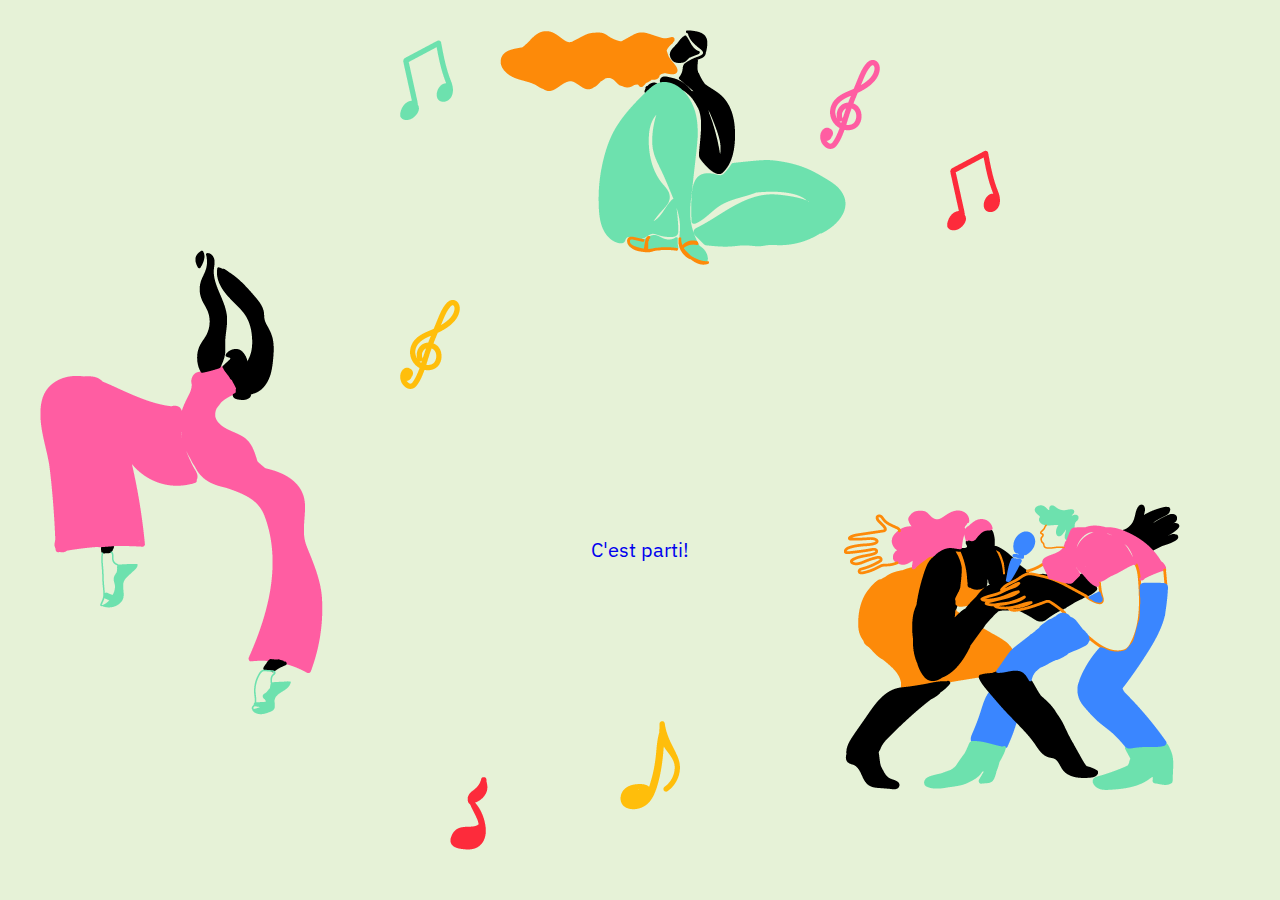
<file: index.html>
<!DOCTYPE html>
<html>
<!--
  _                    _ 
 | |__   ___  __ _  __| |
 | '_ \ / _ \/ _` |/ _` |
 | | | |  __/ (_| | (_| |
 |_| |_|\___|\__,_|\__,_|
-->

<head>
	<title>L'enregistrement</title>
	<meta charset="utf-8">
	<link rel="stylesheet" type="text/css" href="style/reset.css">
	<link rel="stylesheet" type="text/css" href="style/style.css">
	<link href="https://fonts.googleapis.com/css2?family=IBM+Plex+Sans:wght@300&display=swap" rel="stylesheet">


</head>
<!--
                        _ 
  _ __  __ _ __ _ ___  / |
 | '_ \/ _` / _` / -_) | |
 | .__/\__,_\__, \___| |_|
 |_|        |___/
-->
<body id="page1">
	
		<a href="page2.html"id="suite">
		C'est parti!
		</a>

		


		<img src="import/chanteurs.png" alt="groupe de chanteur"id="chanteur">
		<img src="import/danseuse.png" alt="fille qui danse"id="danseuse">
		<img src="import/fille.png" alt="fille assise" id="fille">
		<img src="import/note3.png" alt="note de musique" id="note1">
		<img src="import/note1.png" alt="note de musique"id="note2">
		<img src="import/note5.png" alt="note de musique"id="note3">
		<img src="import/note6.png" alt="note de musique"id="note4">
		<img src="import/note4.png" alt="note de musique" id="note5">
		<img src="import/note2.png" alt="note de musique"id="note6">

</body>

</html>
</file>
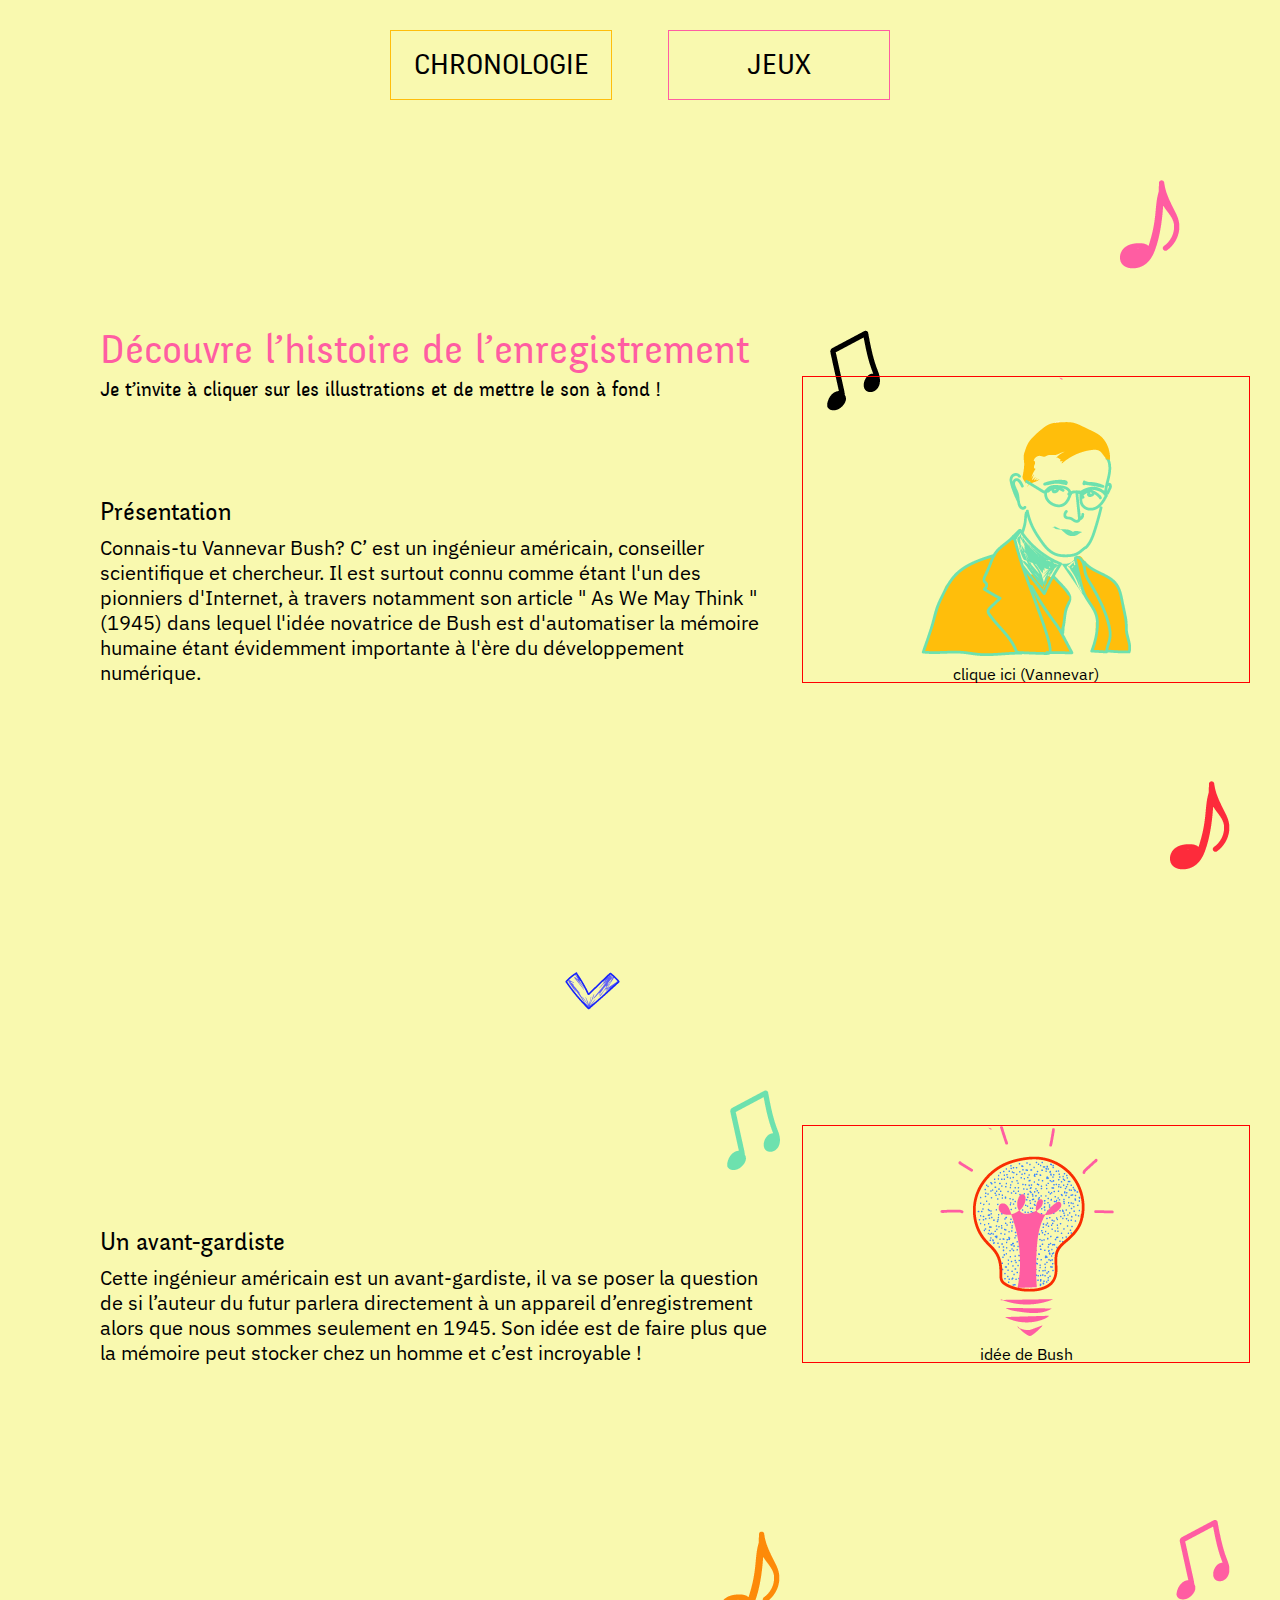
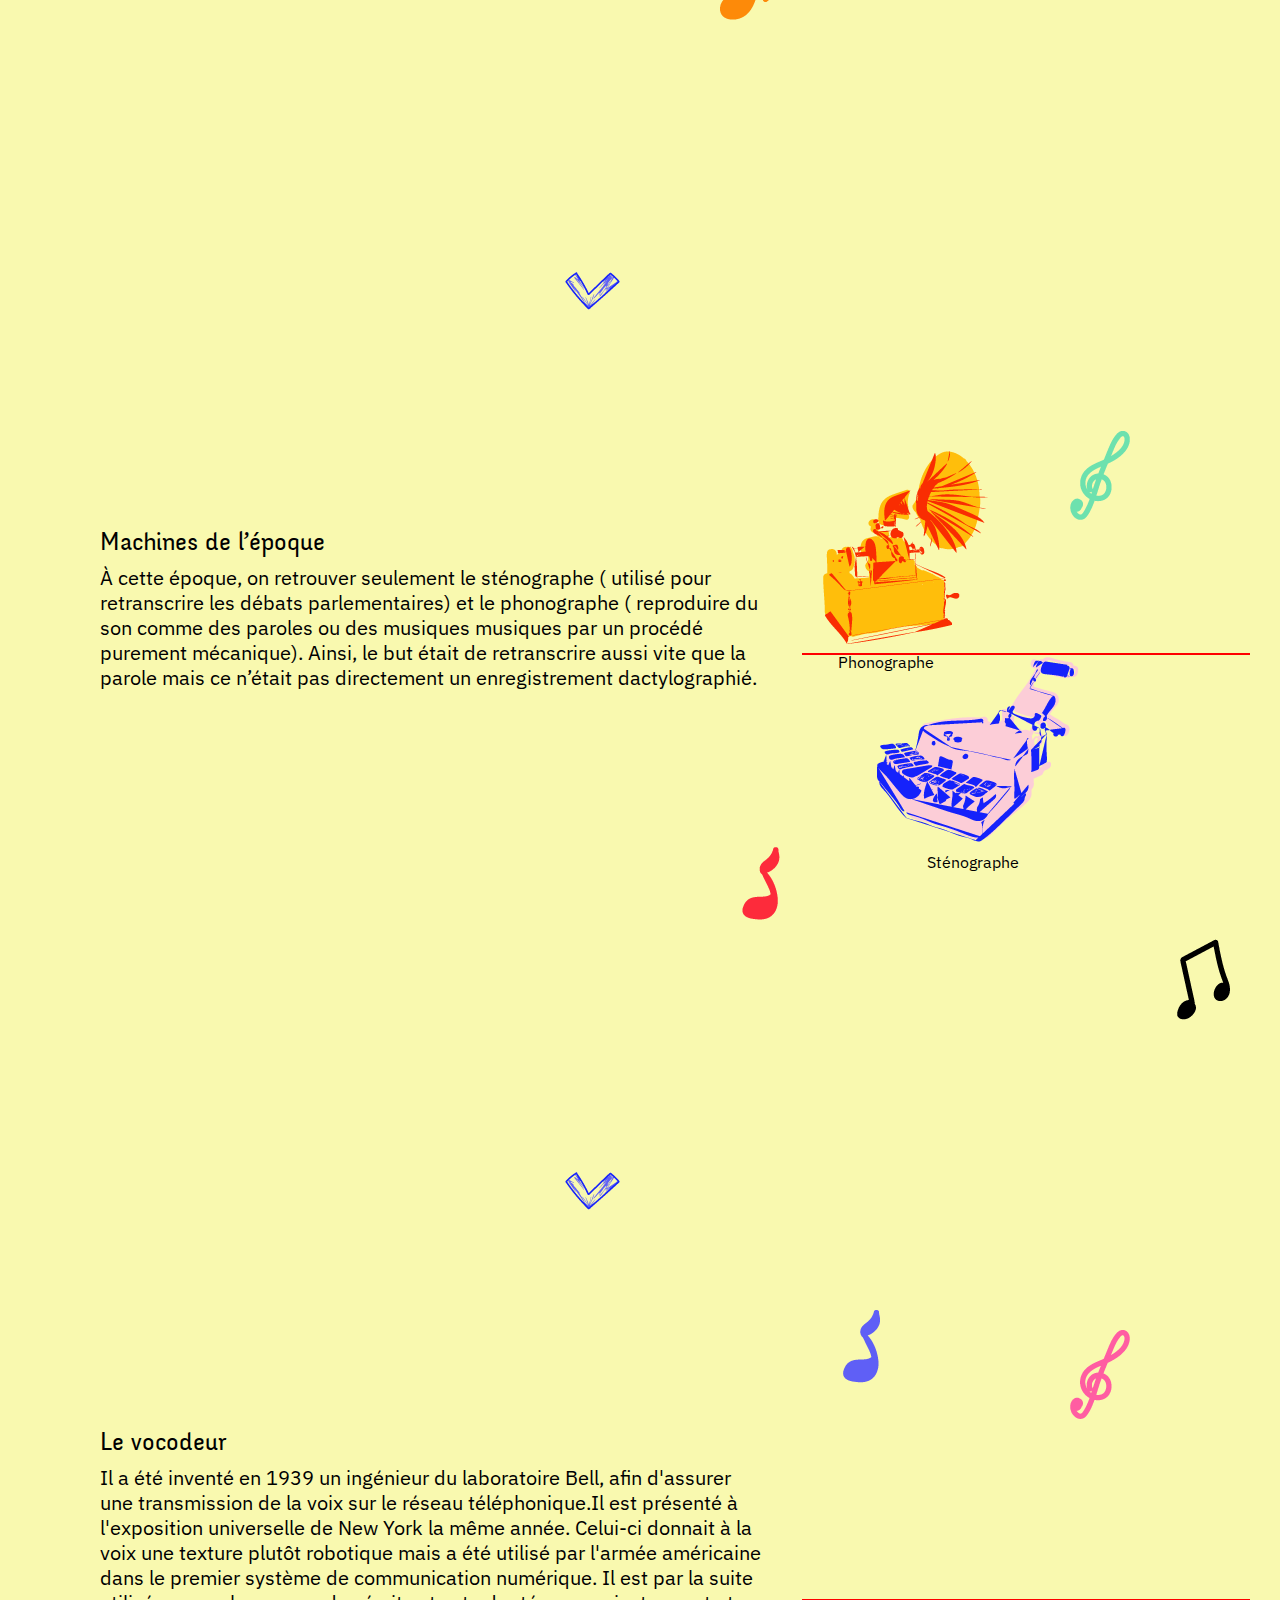
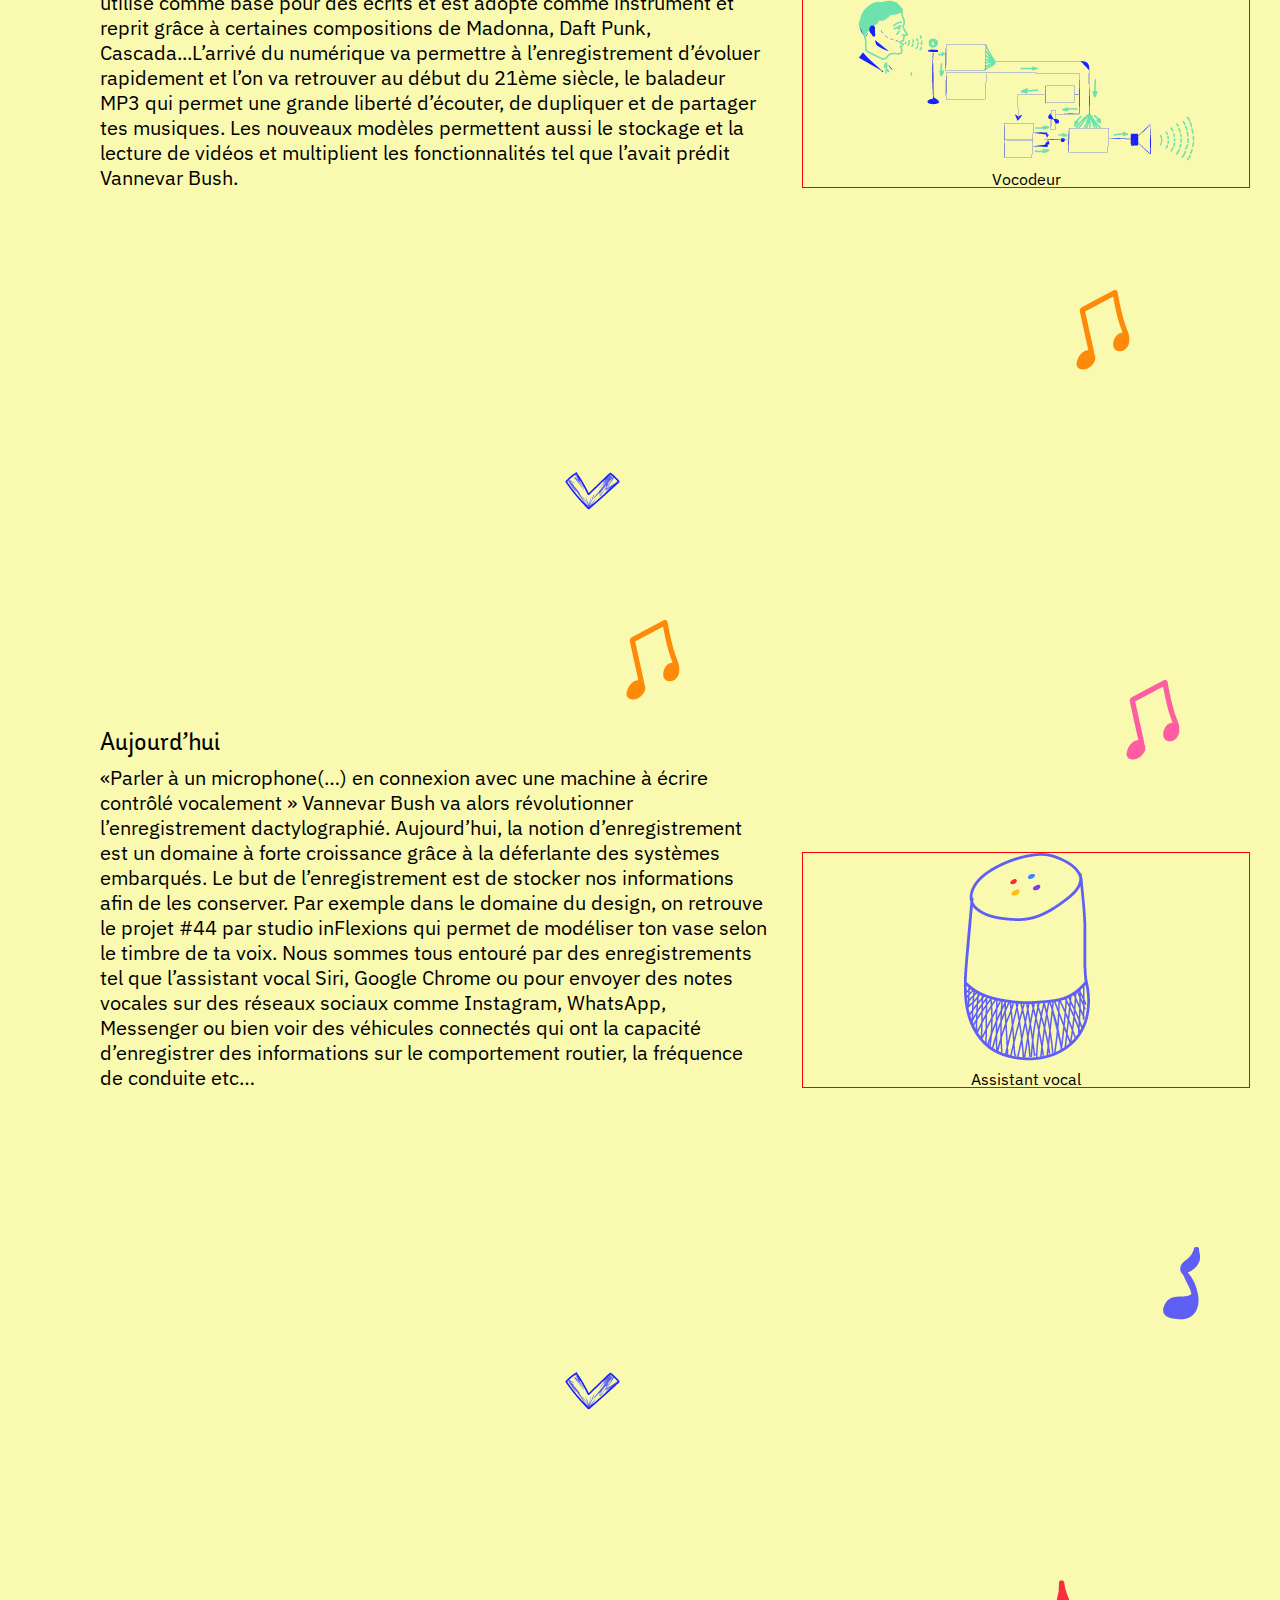
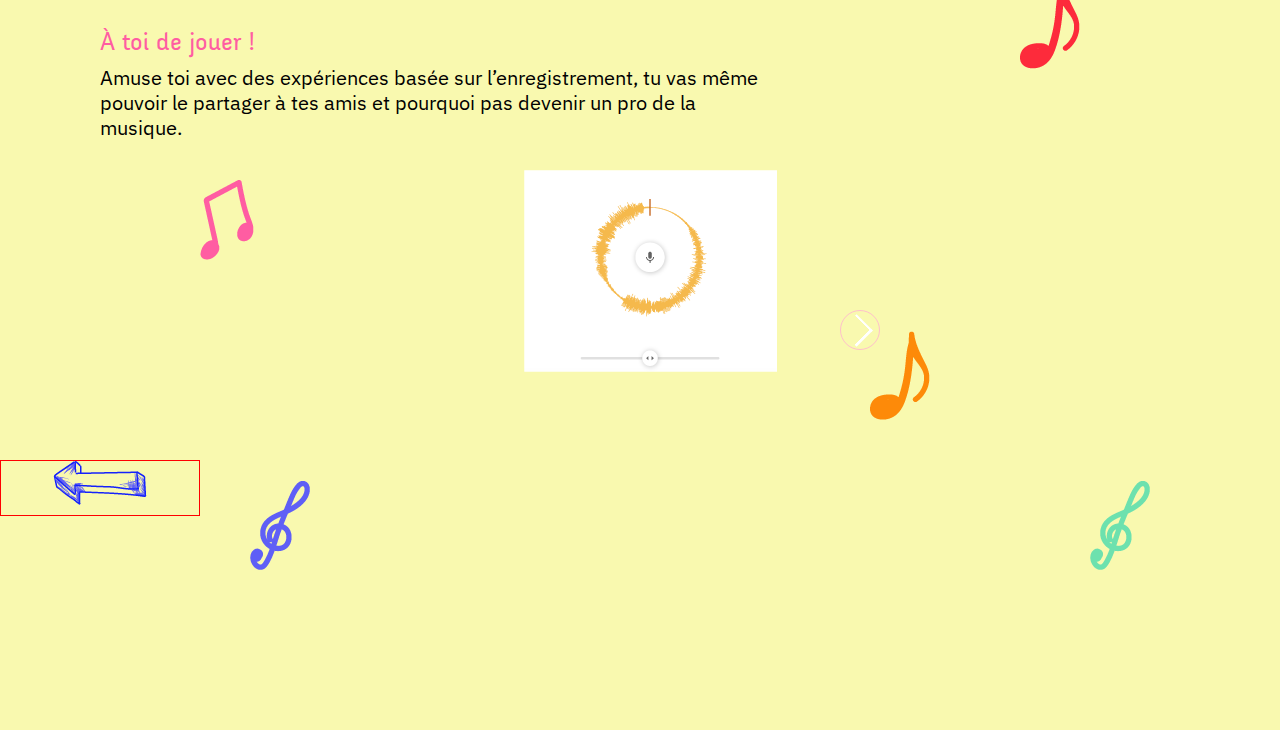
<file: page2.html>
<!DOCTYPE html>
<html>
<!--
  _                    _ 
 | |__   ___  __ _  __| |
 | '_ \ / _ \/ _` |/ _` |
 | | | |  __/ (_| | (_| |
 |_| |_|\___|\__,_|\__,_|

-->


<head>
	<title>Découverte de l'enregistrement</title>
	<meta charset="utf-8">
	<link rel="stylesheet" type="text/css" href="style/reset.css">
	<link rel="stylesheet" type="text/css" href="style/style.css">	
	<link href="https://fonts.googleapis.com/css2?family=IBM+Plex+Sans:wght@300&display=swap" rel="stylesheet">
	<script src="js/jquery.js"></script>

</head>


<!--
  _             _      
 | |__  ___  __| |_  _ 
 | '_ \/ _ \/ _` | || |
 |_.__/\___/\__,_|\_, |
                  |__/
-->

<body id="page2">
	<!--MENU-->
	<ul>
		<a href="#presentation" id="menu1">
			<li>chronologie</li>
		</a>

		<a href="#jouer" id="menu2">
			<li>jeux</li>
		</a>
	</ul>


<!--
                   _   _        _ 
  _ __   __ _ _ __| |_(_) ___  / |
 | '_ \ / _` | '__| __| |/ _ \ | |
 | |_) | (_| | |  | |_| |  __/ | |
 | .__/ \__,_|_|   \__|_|\___| |_|
 |_|
-->



	<section id="presentation">
		<article>
			<h1>Découvre l’histoire de l’enregistrement</h1>
			<h2>Je t’invite à cliquer sur les illustrations et de mettre le son à fond !</h2>
			<h3>Présentation</h3>
			<p>Connais-tu Vannevar Bush? C’ est un ingénieur américain, conseiller scientifique et chercheur. Il est surtout connu comme étant l'un des pionniers d'Internet, à travers notamment son article " As We May Think " (1945) dans lequel l'idée novatrice de Bush est d'automatiser la mémoire humaine étant évidemment importante à l'ère du développement numérique.
	   		</p>
		</article>	
		
		<img src="import/note7.png"id="note7">	
		<img src="import/note8.png"id="note8">
		<img src="import/note9.png"id="note9">	

		<aside>
			<figure>
				<img onclick="play()" src="import/vannevar.png">
				<audio id="audio" src="import/son1.mp3"></audio>
	    		<figcaption>clique ici (Vannevar) </figcaption>
	    	</figure>
	    </aside>



	    <div class="fleche">
	    	<a href="#avantgarde" class="scrollTo" ><img src="import/fleche.png"></a>
	    </div>
    </section>
			
<!--	
                 _   _       ___ 
  _ __  __ _ _ _| |_(_)___  |_  )
 | '_ \/ _` | '_|  _| / -_)  / / 
 | .__/\__,_|_|  \__|_\___| /___|
 |_|
-->

	<section id="avantgarde">
		<article>
			<h3>Un avant-gardiste</h3>
			<p>Cette ingénieur américain est un avant-gardiste, il va se poser la question de si l’auteur du futur parlera directement à un appareil d’enregistrement alors que nous sommes seulement en 1945. Son idée est de faire plus que la mémoire peut stocker chez un homme et c’est incroyable !
		    </p>
		</article>

		<img src="import/note1.png"id="note10">	
		<img src="import/note10.png"id="note11">
		<img src="import/note13.png"id="note12">

		<aside>
			<figure>
	    		<img onclick="play2()" src="import/idee.png">
				<audio id="audio2" src="import/son2.mp3"></audio>
	    		<figcaption>idée de  Bush</figcaption>
	    	</figure>
	    </aside>

	    <div class="fleche">
	   		<a href="#machines" class="scrollTo" ><img src="import/fleche.png"></a>
	    </div>	

	</section>
<!--
	                 _       ----
  _ __  __ _ _ _| |_(_)___  |__ /
 | '_ \/ _` | '_|  _| / -_)  |_ \
 | .__/\__,_|_|  \__|_\___| |___/
 |_|

-->

	<section id="machines">
		<article>
			<h3>Machines de l’époque</h3>
			<p>À cette époque, on retrouver seulement le sténographe ( utilisé pour retranscrire les débats parlementaires) et le phonographe ( reproduire du son   comme des paroles ou des musiques musiques par un procédé purement mécanique). Ainsi, le but était de retranscrire aussi vite que la parole mais ce n’était pas directement un enregistrement dactylographié.
		    </p>
		</article>

		<img src="import/note3.png"id="note13">	
		<img src="import/note7.png"id="note14">
		<img src="import/note12.png"id="note15">

		<aside>
			<figure>
				<img onclick="play3()"src="import/stenographe.png" id="steno">
				<audio id="audio3" src="import/son3.mp3"></audio>
				<figcaption id="legendesteno">Sténographe</figcaption>
		    	 <img onclick="play4()" src="import/phonographe.png" id="phono">
				<audio id="audio4" src="import/son4.mp3"></audio>
	    		<figcaption id="legendephono">Phonographe</figcaption>
	    	</figure>
	    </aside>

	    <div class="fleche">
	    	<a href="#vocoder" class="scrollTo" ><img src="import/fleche.png"></a>
	    </div>

	</section>

<!--
	                 _   _   _ _  
  _ __  __ _ _ _| |_(_)___  | | | 
 | '_ \/ _` | '_|  _| / -_) |_  _|
 | .__/\__,_|_|  \__|_\___|   |_| 
 |_|

-->


	<section id="vocoder">
		<article>
			<h3>Le vocodeur</h3>
			<p>Il a été inventé en 1939 un ingénieur du laboratoire Bell, afin d'assurer une transmission de la voix sur le réseau téléphonique.Il est présenté à l'exposition universelle de New York la même année. Celui-ci  donnait à la voix une texture plutôt robotique mais a été utilisé par l'armée américaine dans le premier système de communication numérique. Il est par la suite utilisé comme base pour des écrits et est adopté comme instrument et reprit grâce à certaines compositions de Madonna, Daft Punk, Cascada...L’arrivé du numérique va permettre à l’enregistrement d’évoluer rapidement et l’on va retrouver au début du 21ème siècle, le baladeur MP3 qui permet une grande liberté d’écouter, de dupliquer et de partager tes musiques. Les nouveaux modèles permettent aussi le stockage et la lecture de vidéos et multiplient les fonctionnalités tel que l’avait prédit Vannevar Bush.
			</p>
		</article>

		<img src="import/note5.png"id="note16">	
		<img src="import/note11.png"id="note17">
		<img src="import/note14.png"id="note18">

		<aside>
			<figure>
	    		<img onclick="play5()" src="import/vocodeur.png">
				<audio id="audio5" src="import/son5.mp3"></audio>
	    		<figcaption>Vocodeur</figcaption>
	    	</figure>
	    </aside>

	    <div class="fleche">
	    	<a href="#aujourdhui" class="scrollTo" ><img src="import/fleche.png"></a>
	    </div>
		
	</section>

	<!--
                 _   _       ___ 
  _ __  __ _ _ _| |_(_)___  | __|
 | '_ \/ _` | '_|  _| / -_) |__ \
 | .__/\__,_|_|  \__|_\___| |___/
 |_|
-->

	<section id="aujourdhui">
		<article>
			<h3>Aujourd’hui</h3>
			<p>«Parler à un microphone(…) en connexion avec une machine à écrire contrôlé vocalement » Vannevar Bush va alors révolutionner l’enregistrement dactylographié. Aujourd’hui, la notion d’enregistrement est un domaine à forte croissance grâce à la déferlante des systèmes embarqués. Le but de l’enregistrement est de stocker nos informations afin de les conserver. Par exemple dans le domaine du design, on retrouve le projet #44 par studio inFlexions qui permet de modéliser ton vase selon le timbre de ta voix. Nous sommes tous entouré par des enregistrements tel que l’assistant vocal Siri, Google Chrome ou pour envoyer des notes vocales sur des réseaux sociaux comme Instagram, WhatsApp, Messenger ou bien  voir des véhicules connectés qui ont la capacité d’enregistrer des informations sur le comportement routier, la fréquence de conduite etc…
			 </p>
		</article>

			<img src="import/note10.png"id="note19">	
			<img src="import/note11.png"id="note20">
			<img src="import/note14.png"id="note21">

		<aside>
			<figure>
				<img onclick="play6()" src="import/assistant.png">
				<audio id="audio6" src="import/son6.mp3"></audio>
	    		<figcaption>Assistant vocal</figcaption>
	    	</figure>
	    </aside>

	     <div class="fleche">
	    	<a href="#jouer" class="scrollTo" ><img src="import/fleche.png"></a>
	    </div>

	    </section>

<!--
                 _   _        __ 
  _ __  __ _ _ _| |_(_)___   / / 
 | '_ \/ _` | '_|  _| / -_) / _ \
 | .__/\__,_|_|  \__|_\___| \___/
 |_|

-->

	<section id="jouer">
		<article>
			<h3 id="couleur">À toi de jouer !</h3>
			<p>Amuse toi avec des expériences basée sur l’enregistrement, tu vas même pouvoir le partager à tes amis et pourquoi pas devenir un pro de la musique.
	  		</p>
		</article>

			<img src="import/note10.png"id="note22">	
			<img src="import/note15.png"id="note23">
			<img src="import/note13.png"id="note24">
			<img src="import/note9.png"id="note25">
			<img src="import/note12.png"id="note26">

<!--

                                         _ 
   ___ __ _ _ __ ___  _   _ ___ ___  ___| |
  / __/ _` | '__/ _ \| | | / __/ __|/ _ \ |
 | (_| (_| | | | (_) | |_| \__ \__ \  __/ |
  \___\__,_|_|  \___/ \__,_|___/___/\___|_|


-->



	<div class="container"> 
	 	<div class="carousel"> 
		    <input type="radio" id="carousel-1" name="carousel[]" checked> 
		    <input type="radio" id="carousel-2" name="carousel[]">

		    <ul class="carousel__items">
			      <li class="carousel__item">
			      		<a href="https://musiclab.chromeexperiments.com/Voice-Spinner/" title="Ceci est un lien image HTML 2">
			      		<img src="import/voix.png" />
			      		</a>
			      </li>

			      <li class="carousel__item">
			      		<a href="https://musiclab.chromeexperiments.com/Sound-Waves/" title="Ceci est un lien image HTML">
			      		<img src="import/piano.png"/>
			      		</a>
			      </li>

		    </ul>




		    <div class="carousel__prev">
		      <label for="carousel-1"> </label>
		      <label for="carousel-2"></label>
		    </div>


		    <div class="carousel__next">
		      <label for="carousel-1"></label>
		      <label for="carousel-2"></label>
		    </div>

  

		</div>
	</div>

	<div class="fleche2">
	   <a href="index.html" class="scrollTo" >
	   	<img src="import/fleche2.png">
	   </a>
	</div>	


</section>


	<!--RETOUR À L'ACCUEIL-->
	
	
<!--
               _       _   
              (_)     | |  
 ___  ___ _ __ _ _ __ | |_ 
/ __|/ __| '__| | '_ \| __|
\__ \ (__| |  | | |_) | |_ 
|___/\___|_|  |_| .__/ \__|
                | |        
                |_|
	
-->
	


<script>
$(document).ready(function() {
$('.scrollTo').on('click', function() { // Au clic sur un élément
var page = $(this).attr('href'); // Page cible
var speed = 750; // Durée de l'animation (en ms)
$('html, body').animate( { scrollTop: $(page).offset().top }, speed );
return false;
});
});
</script>



<script type="text/javascript">
	let play = function(){document.getElementById("audio").play()}

	let play2 = function(){document.getElementById("audio2").play()}

	let play3 = function(){document.getElementById("audio3").play()}

	let play4 = function(){document.getElementById("audio4").play()}

	let play5 = function(){document.getElementById("audio5").play()}

	let play6 = function(){document.getElementById("audio6").play()}
</script>


</body>
</html>
</file>
<file: style/style.css>
body#page1{
	background-color: #e6f2d7;
}
body#page2{
	background-color: #f9f9af;

}


@font-face{
	font-family: 'fengardoneue_regular-webfont';
    src: url('fengardoneue_regular-webfont.ttf');
}

/*
                             __ 
                            /  |
 ____   ____  ____  ____   /_/ |
|  _ \ / _  |/ _  |/ _  )    | |
| | | ( ( | ( ( | ( (/ /     | |
| ||_/ \_||_|\_|| |\____)    |_|
|_|         (_____|

*/

/*ILLUSTRATIONS PAGE 1*/

#danseuse{
	
	position: absolute;
	top: 250px;
	left: 40px;	
}

#chanteur{

	position: absolute;
	right: 100px;
	bottom: 100px
	
}

#fille{

	position: absolute;
	top: 30px;
	left: 500px;
}

#note1{

	position: absolute;
	bottom: 40px;
	left: 450px;	
}

#note2{

	position: absolute;
	top: 40px;
	left: 400px;	
}

#note3{

	position: absolute;
	top: 60px;
	right: 400px;	
}

#note4{

	position: absolute;
	top: 150px;
	right: 280px;
}
#note5{

	position: absolute;
	bottom: 80px;
	right: 600px;	
}

#note6{

	position: absolute;
	top: 300px;
	left: 400px;
	
}

/*LIEN PAGE 1*/

#suite{

	display: block;
	margin: 60vh auto 0px;
	text-align: center;
	font-family: 'IBM Plex Sans', sans-serif;
	font-size: 20px;
	text-decoration: none;
	transition: all 0.5s ease;
}

#suite:hover{
	letter-spacing: 0.2em;
}






/*                          ____  
  _ __   __ _  __ _  ___  |___ \ 
 | '_ \ / _` |/ _` |/ _ \   __) |
 | |_) | (_| | (_| |  __/  / __/ 
 | .__/ \__,_|\__, |\___| |_____|
 |_|          |___/

*/

/*MENU*/

ul{
	display: flex;
	justify-content: space-between;
	align-items: center;
	margin: 30px auto;
    width: 500px;
}

li{
	font-family: fengardoneue_regular-webfont;
	display: inline-block;
	margin: 10px;
	padding: 10px;
	font-size: 28px;
	text-transform: uppercase;
	text-align: center;
	color: black;	
	width: 200px;
}

/*FIN DU MENU*/

section{
	min-height: 100vh; 
	position: relative;
}

article,aside{
display: inline-block;
vertical-align: center; /*pour aligner article et aside sur le haut*/
}

/*COTÉ GAUCHE TEXTE*/

article{
	width: 60%;
	margin-top: 100px;
}

/*LES TITRES*/
h1{
	font-size: 40px;
	text-align: justify;
	margin-top: 100px;
	margin-left: 100px;
	color: #ff5da2;
	font-family: fengardoneue_regular-webfont;
}

h2{
	font-size: 20px;
	text-align: justify;
	margin-top: 10px;
	margin-left: 100px;
	font-family: fengardoneue_regular-webfont;
}

h3{
	margin-top: 100px;
	margin-left: 100px;
	font-family: fengardoneue_regular-webfont;
	font-size: 25px;
}


p{
	margin-top: 10px;
	margin-left: 100px;
	font-family: 'IBM Plex Sans', sans-serif;
	line-height: 25px;
	font-size: 20px; 
}

/*COTÉ DROIT IMAGE*/

aside{
	width: 35%;
	margin: 30px;
}

img{
	display: block;
    margin-left: auto;
    margin-right: auto;
    margin-bottom: 10px;
}

figure{
	width: 100%;
	border: 1px solid red;
	position: relative;
}

figcaption{
	text-align: center;
	font-family: 'IBM Plex Sans', sans-serif;
}

.fleche{
	
	position: absolute;
	bottom: 10px;
	left: calc(50vw - 75px);
	text-align: center;
	-webkit-transform: scale(1);
	transform: scale(1);
	-webkit-transition: .2s ease-in-out;
	transition: .2s ease-in-out;
}

.fleche:hover{
	-webkit-transform: scale(1.25);
	transform: scale(1.25);
}

.fleche2{
	border: 1px solid red;
	width: 200px;
	left: 10px;
	top: 50px;
	-webkit-transform: scale(1);
	transform: scale(1);
	-webkit-transition: .2s ease-in-out;
	transition: .2s ease-in-out;
}

.fleche2:hover{
	-webkit-transform: scale(1.25);
	transform: scale(1.25);
}







#menu1{
	border: 1.5px solid #ffbe0b;	
}

#menu2{
	border: 1.5px solid #ff5da2;	
}

#couleur{
	color: #ff5da2;
}
/*
               _   _               __  
              | | (_)             /  | 
 ___  ___  ___| |_ _  ___  _ __   `| | 
/ __|/ _ \/ __| __| |/ _ \| '_ \   | | 
\__ \  __/ (__| |_| | (_) | | | | _| |_
|___/\___|\___|\__|_|\___/|_| |_| \___/


*/

#note7{

	position: absolute;
	right: 400px;
	top: 200px;
}
 
#note8{

	position: absolute;
	right: 100px;
	top: 50px;	
}

#note9{

	position: absolute;
	bottom: 150px;
	right: 50px;		
}

/*
               _   _               _____ 
              | | (_)             / __  \
 ___  ___  ___| |_ _  ___  _ __   `' / /'
/ __|/ _ \/ __| __| |/ _ \| '_ \    / /  
\__ \  __/ (__| |_| | (_) | | | | ./ /___
|___/\___|\___|\__|_|\___/|_| |_| \_____/

*/

#note10{

	position: absolute;
	top: 60px;
	right: 500px;	
}


#note11{

	position: absolute;
	right: 50px;
	bottom: 320px;
	
}


#note12{

	position: absolute;
	right: 500px;
	bottom: 300px;		
}


/*

               _   _               _____ 
              | | (_)             |____ |
 ___  ___  ___| |_ _  ___  _ __       / /
/ __|/ _ \/ __| __| |/ _ \| '_ \      \ \
\__ \  __/ (__| |_| | (_) | | | | .___/ /
|___/\___|\___|\__|_|\___/|_| |_| \____/

*/



#note13{

	position: absolute;
	right: 500px;
	bottom: 300px;	

}


#note14{

	position: absolute;
	right: 50px;
	bottom: 200px;	
	
}


#note15{

	position: absolute;
	right: 150px;
	top: 100px;
		
}

/*
               _   _                 ___ 
              | | (_)               /   |
 ___  ___  ___| |_ _  ___  _ __    / /| |
/ __|/ _ \/ __| __| |/ _ \| '_ \  / /_| |
\__ \  __/ (__| |_| | (_) | | | | \___  |
|___/\___|\___|\__|_|\___/|_| |_|     |_/

*/

#note16{

	position: absolute;
	right: 150px;
	top: 100px;	
}


#note17{

	position: absolute;
	right: 150px;
	bottom: 150px;
}


#note18{

	position: absolute;
	right: 400px;
	top: 80px;	
}

/*
               _   _               _____ 
              | | (_)             |  ___|
 ___  ___  ___| |_ _  ___  _ __   |___ \ 
/ __|/ _ \/ __| __| |/ _ \| '_ \      \ \
\__ \  __/ (__| |_| | (_) | | | | /\__/ /
|___/\___|\___|\__|_|\___/|_| |_| \____/

*/


#note19{

	position: absolute;
	right: 100px;
	top: 150px;
}


#note20{

	position: absolute;
	right: 600px;
	top: 90px;	
}

#note21{

	position: absolute;
	right: 80px;
	bottom: 100px;	
}
/*

               _   _                ____ 
              | | (_)              / ___|
 ___  ___  ___| |_ _  ___  _ __   / /___ 
/ __|/ _ \/ __| __| |/ _ \| '_ \  | ___ \
\__ \  __/ (__| |_| | (_) | | | | | \_/ |
|___/\___|\___|\__|_|\___/|_| |_| \_____/

*/

#note22{

	position: absolute;
	top: 350px;
	left: 200px;
}


#note23{

	position: absolute;
	bottom: 150px;
	left: 250px;	
}


#note24{

	position: absolute;
	bottom: 300px;
	right: 350px;	
}


#note25{

	position: absolute;
	top: 150px;
	right: 200px;	
}


#note26{

	position: absolute;
	right: 130px;
	bottom: 150px;			
}

#steno{
	position: absolute;
	right: 170px;
	top: 3px;	
}

#legendesteno{
	position: absolute;
	right: 230px;
	top: 200px;		
}

#phono{
	position: absolute;
	left: 20px;
	bottom: 0px;		
}
#legendephono{
	position: absolute;
	left: 35px;
		
}



 /*                                      _ 
                                       | |
  ___ __ _ _ __ ___  _   _ ___ ___  ___| |
 / __/ _` | '__/ _ \| | | / __/ __|/ _ \ |
| (_| (_| | | | (_) | |_| \__ \__ \  __/ |
 \___\__,_|_|  \___/ \__,_|___/___/\___|_|

 */

.carousel > input[type=radio]:nth-child(5):checked ~ .carousel__next > label:nth-child(1), .carousel > input[type=radio]:nth-child(5):checked ~ .carousel__prev > label:nth-child(4), .carousel > input[type=radio]:nth-child(4):checked ~ .carousel__next > label:nth-child(5), .carousel > input[type=radio]:nth-child(4):checked ~ .carousel__prev > label:nth-child(3), .carousel > input[type=radio]:nth-child(3):checked ~ .carousel__next > label:nth-child(4), .carousel > input[type=radio]:nth-child(3):checked ~ .carousel__prev > label:nth-child(2), .carousel > input[type=radio]:nth-child(2):checked ~ .carousel__next > label:nth-child(3), .carousel > input[type=radio]:nth-child(2):checked ~ .carousel__prev > label:nth-child(1), .carousel > input[type=radio]:nth-child(1):checked ~ .carousel__next > label:nth-child(2), .carousel > input[type=radio]:nth-child(1):checked ~ .carousel__prev > label:nth-child(5) {
  opacity: 3 !important;
  z-index: 3;
}

*,
*:before,
*:after {
  box-sizing: border-box;
  -webkit-box-sizing: border-box;
  -moz-box-sizing: border-box;
}


.container {
  width: 500px;
  margin: 10px auto;

}

.carousel {
  position: relative;  

}
.carousel > input[type=radio] {
  position: absolute;
  left: 0;
  opacity: 0;
  top: 0;
}
.carousel > input[type=radio]:checked ~ .carousel__items .carousel__item,
.carousel > input[type=radio]:checked ~ .carousel__prev > label,
.carousel > input[type=radio]:checked ~ .carousel__next > label {
 	opacity: 0;
}
.carousel > input[type=radio]:nth-child(1):checked ~ .carousel__items .carousel__item:nth-child(1) {
 	opacity: 1;
}
.carousel > input[type=radio]:nth-child(1):checked ~ .carousel__nav > label:nth-child(1) {
 	cursor: default; 
}
.carousel > input[type=radio]:nth-child(2):checked ~ .carousel__items .carousel__item:nth-child(2) {
	opacity: 1;
}


.carousel__items {
  margin: auto;
  padding: 0;
  list-style-type: none;
  height: 300px;
  position: relative;
}
.carousel__item {
  position: absolute;
  top: 0;
  left: 0;
  width: 100%;
  height: 100%;
  z-index: 1;
  transition: opacity 2s;
  -webkit-transition: opacity 2s;
}
.carousel__item img {
  vertical-align: middle;
}
.carousel__prev > label, .carousel__next > label {
  border: 1px solid pink; /*rose*/
  border-radius: 50%;
  cursor: pointer;
  display: block;
  width: 40px;
  height: 40px;
  position: absolute;
  top: 50%;
  transform: translateY(-50%);
  -webkit-transform: translateY(-50%);
  transition: all 0.3s ease;
  -webkit-transition: all 0.3s ease;
  display: flex;
  justify-content: space-between;
  align-items: center;
  margin: 30px auto;     
}

.carousel__prev > label:hover, .carousel__prev > label:focus, .carousel__next > label:hover, .carousel__next > label:focus {
  opacity: 0.5 !important;
}
.carousel__prev > label:before, .carousel__prev > label:after, .carousel__next > label:before, .carousel__next > label:after {
  content: "";
  position: absolute;
}

.carousel__prev > label:before, .carousel__next > label:before {
  background: linear-gradient(to top, #fff 0%, #fff 10%, rgba(51, 51, 51, 0) 10%), linear-gradient(to left, #fff 0%, #fff 10%, rgba(51, 51, 51, 0) 10%);
  width: 60%;
  height: 60%;
  top: 20%;
}
.carousel__prev > label:before {
  left: 35%;
  top: 20%;
  transform: rotate(135deg);
  -webkit-transform: rotate(135deg);
}
.carousel__next > label {
  right: 2%;
}
.carousel__next > label:before {
  left: 10%;
  transform: rotate(315deg);
  -webkit-transform: rotate(315deg);
}
.carousel__nav {
  position: absolute;
  bottom: 3%;
  z-index: 3;

}
</file>
